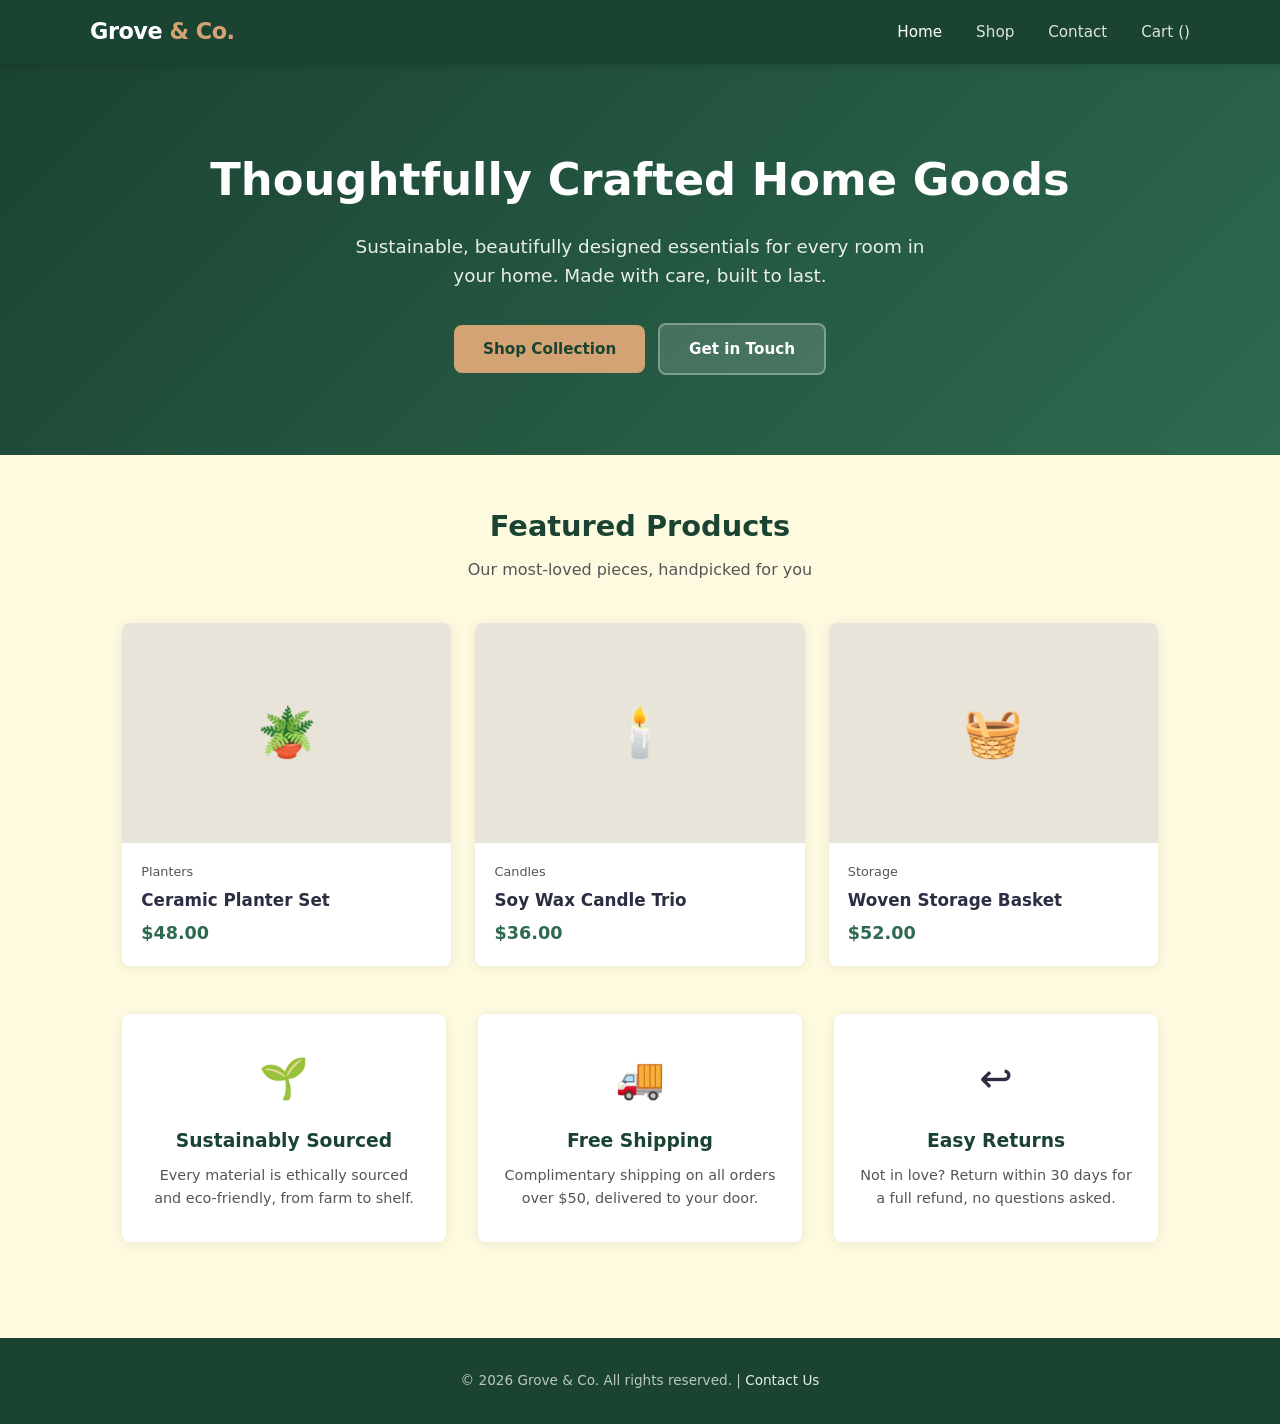
<file: index.html>
<!DOCTYPE html>
<html lang="en">
<head>
  <meta charset="UTF-8">
  <meta name="viewport" content="width=device-width, initial-scale=1.0">
  <title>Grove &amp; Co. — Modern Home Goods</title>
  <link rel="stylesheet" href="css/style.css">
  <!-- Meta Pixel Code -->
<script>
!function(f,b,e,v,n,t,s)
{if(f.fbq)return;n=f.fbq=function(){n.callMethod?
n.callMethod.apply(n,arguments):n.queue.push(arguments)};
if(!f._fbq)f._fbq=n;n.push=n;n.loaded=!0;n.version='2.0';
n.queue=[];t=b.createElement(e);t.async=!0;
t.src=v;s=b.getElementsByTagName(e)[0];
s.parentNode.insertBefore(t,s)}(window, document,'script',
'https://connect.facebook.net/en_US/fbevents.js');
fbq('init', '915241218182117');
fbq('track', 'PageView');
</script>
<noscript><img height="1" width="1" style="display:none"
src="https://www.facebook.com/tr?id=915241218182117&ev=PageView&noscript=1"
/></noscript>
<!-- End Meta Pixel Code -->
    <!-- Meta Pixel Code -->
<script>
!function(f,b,e,v,n,t,s)
{if(f.fbq)return;n=f.fbq=function(){n.callMethod?
n.callMethod.apply(n,arguments):n.queue.push(arguments)};
if(!f._fbq)f._fbq=n;n.push=n;n.loaded=!0;n.version='2.0';
n.queue=[];t=b.createElement(e);t.async=!0;
t.src=v;s=b.getElementsByTagName(e)[0];
s.parentNode.insertBefore(t,s)}(window, document,'script',
'https://connect.facebook.net/en_US/fbevents.js');
fbq('init', '874170055681747');
fbq('track', 'PageView');
</script>
<noscript><img height="1" width="1" style="display:none"
src="https://www.facebook.com/tr?id=874170055681747&ev=PageView&noscript=1"
/></noscript>
<!-- End Meta Pixel Code -->
  </head>
<body>

  <!-- Header -->
  <header>
    <div class="nav-inner">
      <a href="index.html" class="logo">Grove <span>&amp; Co.</span></a>
      <nav>
        <a href="index.html" class="active">Home</a>
        <a href="products.html">Shop</a>
        <a href="contact.html">Contact</a>
        <a href="cart.html">Cart (<span id="cart-badge" style="display:none">0</span>)</a>
      </nav>
    </div>
  </header>

  <!-- Hero — triggers PageView -->
  <section class="hero">
    <h1>Thoughtfully Crafted Home Goods</h1>
    <p>Sustainable, beautifully designed essentials for every room in your home. Made with care, built to last.</p>
    <a href="products.html" class="btn btn-primary" style="margin-right:0.5rem;">Shop Collection</a>
    <a href="contact.html" class="btn btn-secondary">Get in Touch</a>
  </section>

  <!-- Featured Products -->
  <div class="container">
    <h2 class="section-title">Featured Products</h2>
    <p class="section-subtitle">Our most-loved pieces, handpicked for you</p>

    <div class="product-grid">
      <a href="product.html?id=1" class="product-card" style="text-decoration:none;color:inherit;">
        <div class="product-img">🪴</div>
        <div class="product-info">
          <p class="category">Planters</p>
          <h3>Ceramic Planter Set</h3>
          <p class="price">$48.00</p>
        </div>
      </a>

      <a href="product.html?id=2" class="product-card" style="text-decoration:none;color:inherit;">
        <div class="product-img">🕯️</div>
        <div class="product-info">
          <p class="category">Candles</p>
          <h3>Soy Wax Candle Trio</h3>
          <p class="price">$36.00</p>
        </div>
      </a>

      <a href="product.html?id=3" class="product-card" style="text-decoration:none;color:inherit;">
        <div class="product-img">🧺</div>
        <div class="product-info">
          <p class="category">Storage</p>
          <h3>Woven Storage Basket</h3>
          <p class="price">$52.00</p>
        </div>
      </a>
    </div>

    <!-- Features / Trust -->
    <div class="features" style="margin-top:3rem;">
      <div class="feature-card">
        <div class="icon">🌱</div>
        <h3>Sustainably Sourced</h3>
        <p>Every material is ethically sourced and eco-friendly, from farm to shelf.</p>
      </div>
      <div class="feature-card">
        <div class="icon">🚚</div>
        <h3>Free Shipping</h3>
        <p>Complimentary shipping on all orders over $50, delivered to your door.</p>
      </div>
      <div class="feature-card">
        <div class="icon">↩️</div>
        <h3>Easy Returns</h3>
        <p>Not in love? Return within 30 days for a full refund, no questions asked.</p>
      </div>
    </div>
  </div>

  <!-- Footer -->
  <footer>
    <p>&copy; 2026 Grove &amp; Co. All rights reserved. | <a href="contact.html">Contact Us</a></p>
  </footer>

  <script src="js/main.js"></script>
</body>
</html>
</file>
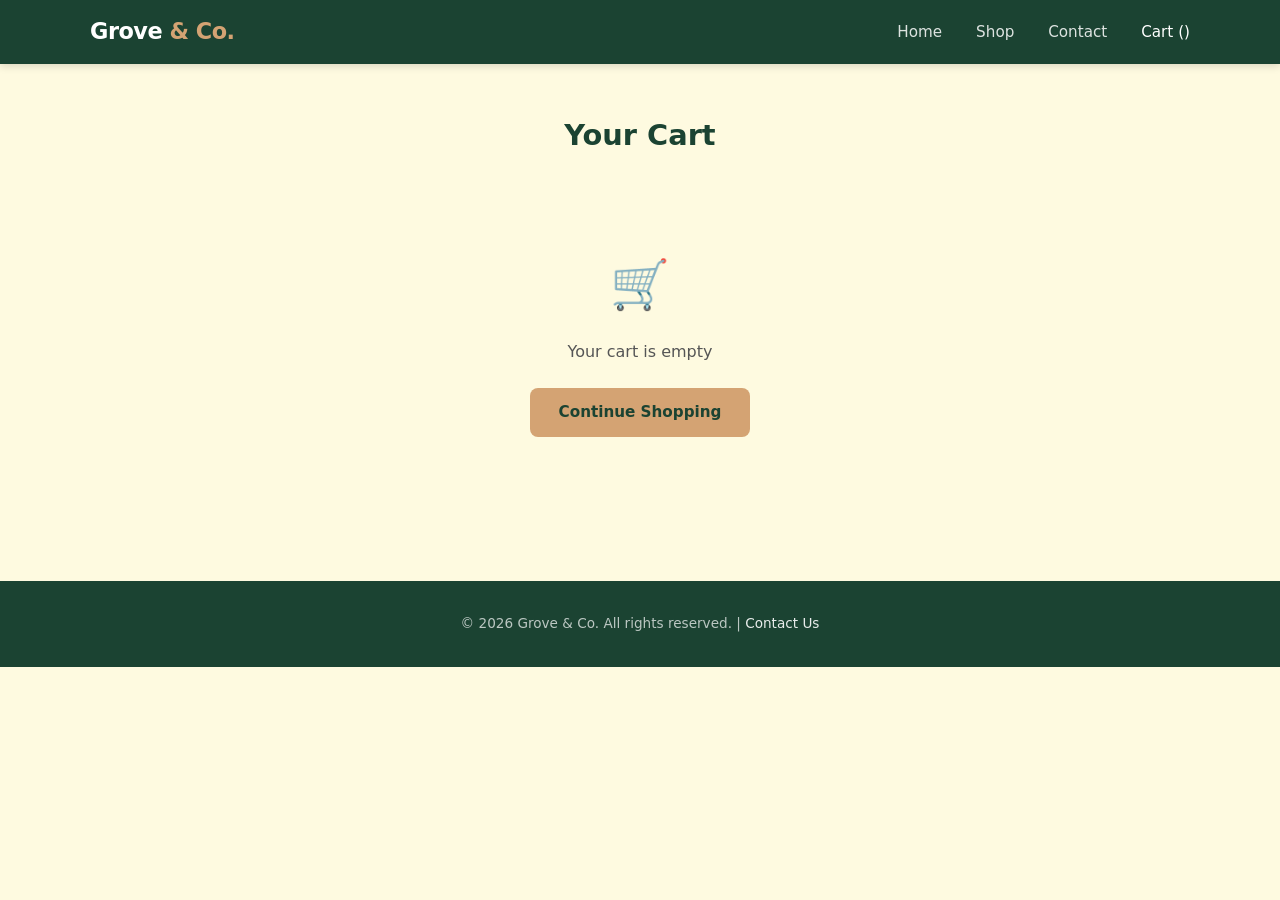
<file: cart.html>
<!DOCTYPE html>
<html lang="en">
<head>
  <meta charset="UTF-8">
  <meta name="viewport" content="width=device-width, initial-scale=1.0">
  <title>Cart — Grove &amp; Co.</title>
  <link rel="stylesheet" href="css/style.css">
  <!-- Meta Pixel Code -->
<script>
!function(f,b,e,v,n,t,s)
{if(f.fbq)return;n=f.fbq=function(){n.callMethod?
n.callMethod.apply(n,arguments):n.queue.push(arguments)};
if(!f._fbq)f._fbq=n;n.push=n;n.loaded=!0;n.version='2.0';
n.queue=[];t=b.createElement(e);t.async=!0;
t.src=v;s=b.getElementsByTagName(e)[0];
s.parentNode.insertBefore(t,s)}(window, document,'script',
'https://connect.facebook.net/en_US/fbevents.js');
fbq('init', '874170055681747');
fbq('track', 'PageView');
</script>
<noscript><img height="1" width="1" style="display:none"
src="https://www.facebook.com/tr?id=874170055681747&ev=PageView&noscript=1"
/></noscript>
<!-- End Meta Pixel Code -->
  </head>
<body>

  <header>
    <div class="nav-inner">
      <a href="index.html" class="logo">Grove <span>&amp; Co.</span></a>
      <nav>
        <a href="index.html">Home</a>
        <a href="products.html">Shop</a>
        <a href="contact.html">Contact</a>
        <a href="cart.html" class="active">Cart (<span id="cart-badge" style="display:none">0</span>)</a>
      </nav>
    </div>
  </header>

  <div class="container">
    <h2 class="section-title">Your Cart</h2>
    <p class="section-subtitle" id="cart-status"></p>

    <div id="cart-content">
      <table class="cart-table" id="cart-table">
        <thead>
          <tr>
            <th></th>
            <th>Product</th>
            <th>Price</th>
            <th>Qty</th>
            <th>Subtotal</th>
            <th></th>
          </tr>
        </thead>
        <tbody id="cart-body"></tbody>
      </table>

      <div class="cart-summary" id="cart-summary">
        <div class="line"><span>Subtotal</span><span id="subtotal"></span></div>
        <div class="line"><span>Shipping</span><span id="shipping">Free</span></div>
        <div class="line total"><span>Total</span><span id="total"></span></div>
        <a href="checkout.html" class="btn btn-checkout" style="display:block;text-align:center;text-decoration:none;">Proceed to Checkout</a>
      </div>
    </div>

    <div id="cart-empty" style="display:none;text-align:center;padding:3rem 0;">
      <p style="font-size:3rem;margin-bottom:1rem;">🛒</p>
      <p style="color:var(--text-light);margin-bottom:1.5rem;">Your cart is empty</p>
      <a href="products.html" class="btn btn-primary">Continue Shopping</a>
    </div>
  </div>

  <footer>
    <p>&copy; 2026 Grove &amp; Co. All rights reserved. | <a href="contact.html">Contact Us</a></p>
  </footer>

  <script src="js/main.js"></script>
  <script>
    function renderCart() {
      const items = Cart.get();
      const body = document.getElementById('cart-body');
      body.innerHTML = '';

      if (items.length === 0) {
        document.getElementById('cart-content').style.display = 'none';
        document.getElementById('cart-empty').style.display = 'block';
        document.getElementById('cart-status').textContent = '';
        return;
      }

      document.getElementById('cart-status').textContent = `${Cart.count()} item${Cart.count() > 1 ? 's' : ''} in your cart`;

      items.forEach(item => {
        const tr = document.createElement('tr');
        tr.innerHTML = `
          <td style="font-size:1.8rem;">${item.emoji || '📦'}</td>
          <td><strong>${item.name}</strong></td>
          <td>$${item.price.toFixed(2)}</td>
          <td>${item.qty}</td>
          <td>$${(item.price * item.qty).toFixed(2)}</td>
          <td><button onclick="removeItem(${item.id})" style="background:none;border:none;color:#c00;cursor:pointer;font-size:1.1rem;">✕</button></td>
        `;
        body.appendChild(tr);
      });

      const total = Cart.total();
      document.getElementById('subtotal').textContent = `$${total.toFixed(2)}`;
      document.getElementById('shipping').textContent = total >= 50 ? 'Free' : '$5.00';
      const finalTotal = total >= 50 ? total : total + 5;
      document.getElementById('total').textContent = `$${finalTotal.toFixed(2)}`;
    }

    function removeItem(id) {
      Cart.remove(id);
      renderCart();
    }

    renderCart();
  </script>
</body>
</html>
</file>
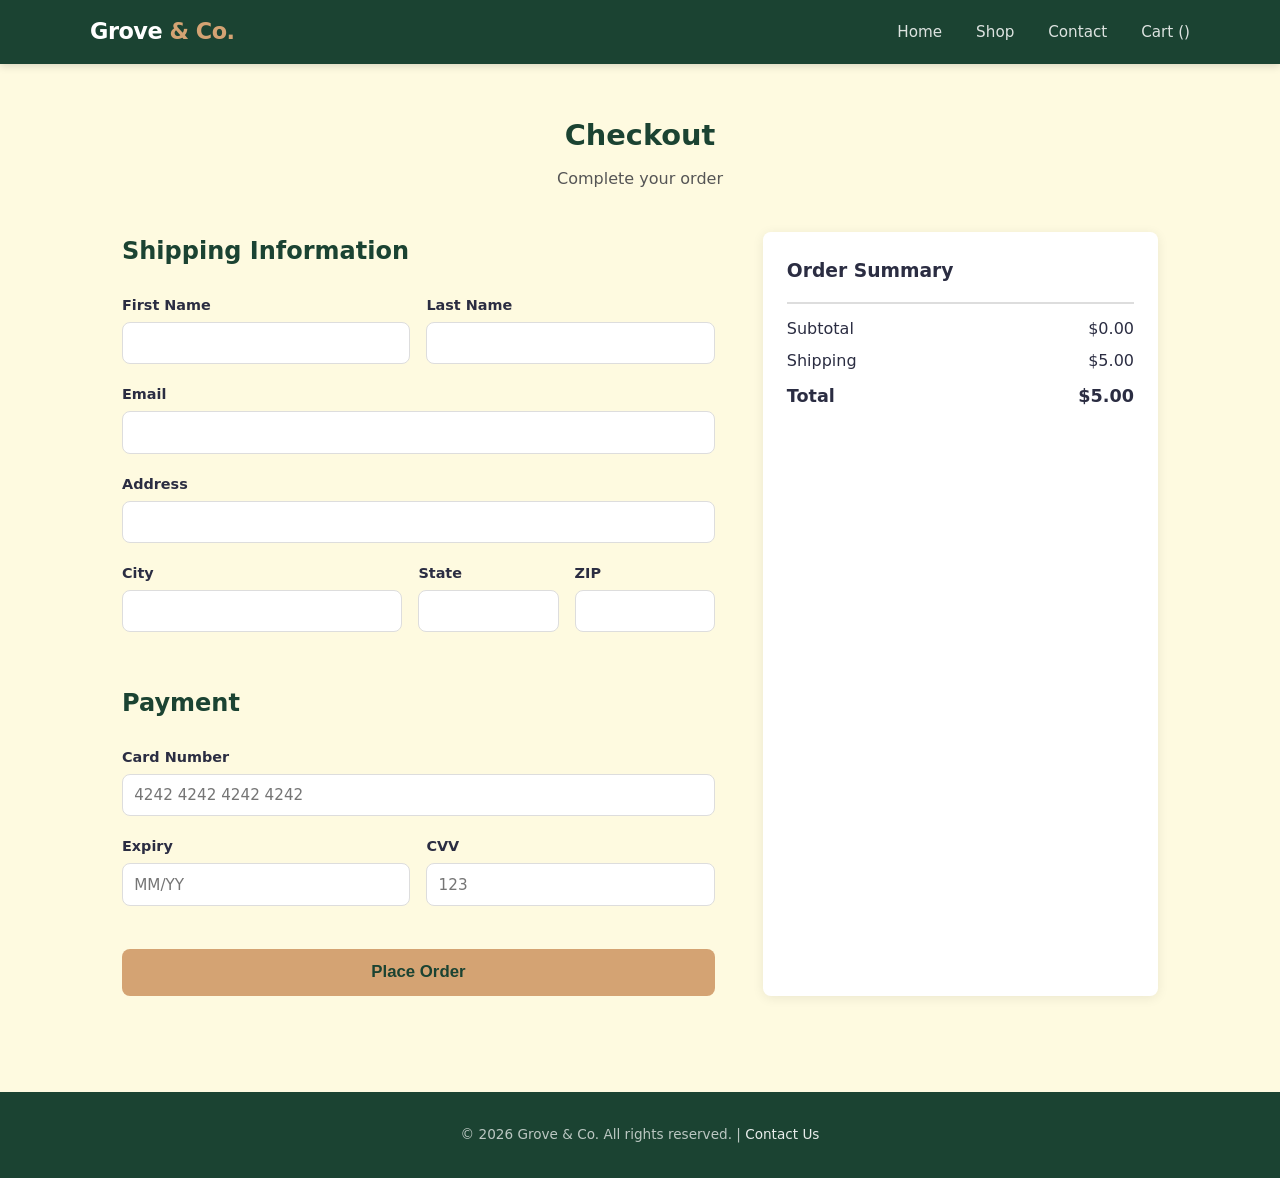
<file: checkout.html>
<!DOCTYPE html>
<html lang="en">
<head>
  <meta charset="UTF-8">
  <meta name="viewport" content="width=device-width, initial-scale=1.0">
  <title>Checkout — Grove &amp; Co.</title>
  <link rel="stylesheet" href="css/style.css">
  <!-- Meta Pixel Code -->
<script>
!function(f,b,e,v,n,t,s)
{if(f.fbq)return;n=f.fbq=function(){n.callMethod?
n.callMethod.apply(n,arguments):n.queue.push(arguments)};
if(!f._fbq)f._fbq=n;n.push=n;n.loaded=!0;n.version='2.0';
n.queue=[];t=b.createElement(e);t.async=!0;
t.src=v;s=b.getElementsByTagName(e)[0];
s.parentNode.insertBefore(t,s)}(window, document,'script',
'https://connect.facebook.net/en_US/fbevents.js');
fbq('init', '874170055681747');
fbq('track', 'PageView');
</script>
<noscript><img height="1" width="1" style="display:none"
src="https://www.facebook.com/tr?id=874170055681747&ev=PageView&noscript=1"
/></noscript>
<!-- End Meta Pixel Code -->
  </head>
<body>

  <header>
    <div class="nav-inner">
      <a href="index.html" class="logo">Grove <span>&amp; Co.</span></a>
      <nav>
        <a href="index.html">Home</a>
        <a href="products.html">Shop</a>
        <a href="contact.html">Contact</a>
        <a href="cart.html">Cart (<span id="cart-badge" style="display:none">0</span>)</a>
      </nav>
    </div>
  </header>

  <div class="container">
    <h2 class="section-title">Checkout</h2>
    <p class="section-subtitle">Complete your order</p>

    <div class="checkout-grid">
      <div class="checkout-form">
        <h2>Shipping Information</h2>
        <form id="checkout-form" onsubmit="handleCheckout(event)">
          <div style="display:grid;grid-template-columns:1fr 1fr;gap:1rem;">
            <div class="form-group">
              <label for="first-name">First Name</label>
              <input type="text" id="first-name" required>
            </div>
            <div class="form-group">
              <label for="last-name">Last Name</label>
              <input type="text" id="last-name" required>
            </div>
          </div>
          <div class="form-group">
            <label for="email">Email</label>
            <input type="email" id="email" required>
          </div>
          <div class="form-group">
            <label for="address">Address</label>
            <input type="text" id="address" required>
          </div>
          <div style="display:grid;grid-template-columns:2fr 1fr 1fr;gap:1rem;">
            <div class="form-group">
              <label for="city">City</label>
              <input type="text" id="city" required>
            </div>
            <div class="form-group">
              <label for="state">State</label>
              <input type="text" id="state" required>
            </div>
            <div class="form-group">
              <label for="zip">ZIP</label>
              <input type="text" id="zip" required>
            </div>
          </div>

          <h2 style="margin-top:2rem;">Payment</h2>
          <div class="form-group">
            <label for="card">Card Number</label>
            <input type="text" id="card" placeholder="4242 4242 4242 4242" required>
          </div>
          <div style="display:grid;grid-template-columns:1fr 1fr;gap:1rem;">
            <div class="form-group">
              <label for="expiry">Expiry</label>
              <input type="text" id="expiry" placeholder="MM/YY" required>
            </div>
            <div class="form-group">
              <label for="cvv">CVV</label>
              <input type="text" id="cvv" placeholder="123" required>
            </div>
          </div>

          <button type="submit" class="btn btn-checkout" style="margin-top:1.5rem;">Place Order</button>
        </form>
      </div>

      <div class="order-summary">
        <h3>Order Summary</h3>
        <div id="order-items"></div>
        <div style="margin-top:1rem;border-top:2px solid var(--border);padding-top:0.8rem;">
          <div class="line" style="display:flex;justify-content:space-between;margin-bottom:0.4rem;">
            <span>Subtotal</span><span id="order-subtotal"></span>
          </div>
          <div class="line" style="display:flex;justify-content:space-between;margin-bottom:0.4rem;">
            <span>Shipping</span><span id="order-shipping"></span>
          </div>
          <div class="line" style="display:flex;justify-content:space-between;font-weight:700;font-size:1.1rem;margin-top:0.5rem;">
            <span>Total</span><span id="order-total"></span>
          </div>
        </div>
      </div>
    </div>
  </div>

  <footer>
    <p>&copy; 2026 Grove &amp; Co. All rights reserved. | <a href="contact.html">Contact Us</a></p>
  </footer>

  <script src="js/main.js"></script>
  <script>
    /* Render order summary */
    function renderSummary() {
      const items = Cart.get();
      const container = document.getElementById('order-items');
      container.innerHTML = '';

      items.forEach(item => {
        const div = document.createElement('div');
        div.className = 'order-item';
        div.innerHTML = `<span>${item.emoji || ''} ${item.name} × ${item.qty}</span><span>$${(item.price * item.qty).toFixed(2)}</span>`;
        container.appendChild(div);
      });

      const total = Cart.total();
      const shipping = total >= 50 ? 0 : 5;
      document.getElementById('order-subtotal').textContent = `$${total.toFixed(2)}`;
      document.getElementById('order-shipping').textContent = shipping === 0 ? 'Free' : `$${shipping.toFixed(2)}`;
      document.getElementById('order-total').textContent = `$${(total + shipping).toFixed(2)}`;
    }

    /* Handle checkout — would trigger Purchase event */
    function handleCheckout(e) {
      e.preventDefault();

      const total = Cart.total();
      const shipping = total >= 50 ? 0 : 5;
      const orderTotal = total + shipping;

      /* Store order info for thank-you page */
      const orderData = {
        items: Cart.get(),
        subtotal: total,
        shipping: shipping,
        total: orderTotal,
        orderId: 'GRV-' + Math.random().toString(36).substr(2, 8).toUpperCase(),
        email: document.getElementById('email').value
      };
      sessionStorage.setItem('grove_order', JSON.stringify(orderData));

      Cart.clear();
      window.location.href = 'thankyou.html';
    }

    renderSummary();
  </script>
</body>
</html>
</file>
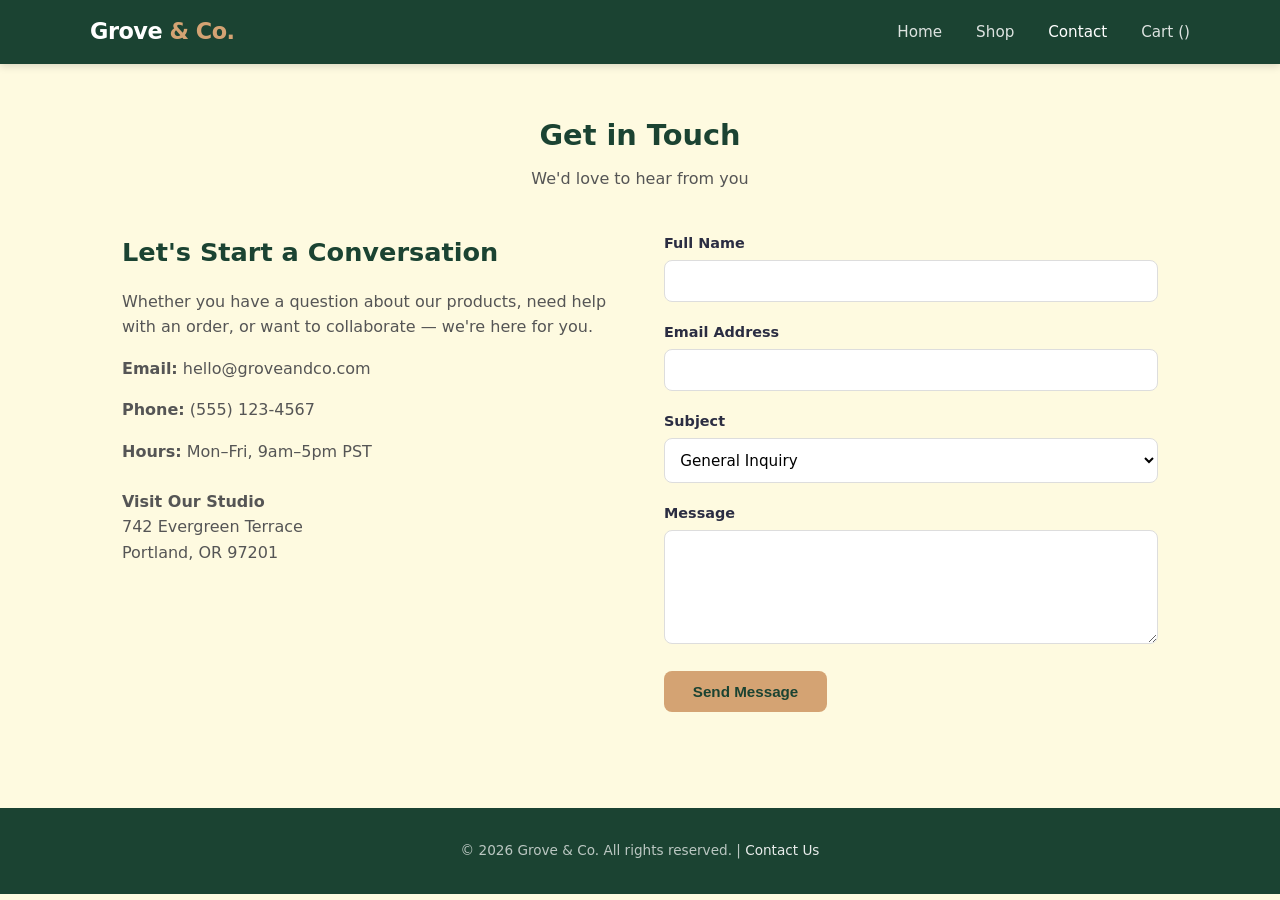
<file: contact.html>
<!DOCTYPE html>
<html lang="en">
<head>
  <meta charset="UTF-8">
  <meta name="viewport" content="width=device-width, initial-scale=1.0">
  <title>Contact — Grove &amp; Co.</title>
  <link rel="stylesheet" href="css/style.css">
  <!-- Meta Pixel Code -->
<script>
!function(f,b,e,v,n,t,s)
{if(f.fbq)return;n=f.fbq=function(){n.callMethod?
n.callMethod.apply(n,arguments):n.queue.push(arguments)};
if(!f._fbq)f._fbq=n;n.push=n;n.loaded=!0;n.version='2.0';
n.queue=[];t=b.createElement(e);t.async=!0;
t.src=v;s=b.getElementsByTagName(e)[0];
s.parentNode.insertBefore(t,s)}(window, document,'script',
'https://connect.facebook.net/en_US/fbevents.js');
fbq('init', '874170055681747');
fbq('track', 'PageView');
</script>
<noscript><img height="1" width="1" style="display:none"
src="https://www.facebook.com/tr?id=874170055681747&ev=PageView&noscript=1"
/></noscript>
<!-- End Meta Pixel Code -->
  </head>
<body>

  <header>
    <div class="nav-inner">
      <a href="index.html" class="logo">Grove <span>&amp; Co.</span></a>
      <nav>
        <a href="index.html">Home</a>
        <a href="products.html">Shop</a>
        <a href="contact.html" class="active">Contact</a>
        <a href="cart.html">Cart (<span id="cart-badge" style="display:none">0</span>)</a>
      </nav>
    </div>
  </header>

  <div class="container">
    <h2 class="section-title">Get in Touch</h2>
    <p class="section-subtitle">We'd love to hear from you</p>

    <div class="form-section">
      <div class="info">
        <h2>Let's Start a Conversation</h2>
        <p>Whether you have a question about our products, need help with an order, or want to collaborate — we're here for you.</p>
        <p><strong>Email:</strong> hello@groveandco.com</p>
        <p><strong>Phone:</strong> (555) 123-4567</p>
        <p><strong>Hours:</strong> Mon–Fri, 9am–5pm PST</p>
        <p style="margin-top:1.5rem;"><strong>Visit Our Studio</strong><br>
        742 Evergreen Terrace<br>
        Portland, OR 97201</p>
      </div>

      <!-- Contact Form — triggers Lead event on submit -->
      <form id="contact-form" onsubmit="handleContact(event)">
        <div class="form-group">
          <label for="name">Full Name</label>
          <input type="text" id="name" required>
        </div>
        <div class="form-group">
          <label for="email">Email Address</label>
          <input type="email" id="email" required>
        </div>
        <div class="form-group">
          <label for="subject">Subject</label>
          <select id="subject">
            <option>General Inquiry</option>
            <option>Order Support</option>
            <option>Wholesale / Partnership</option>
            <option>Press</option>
          </select>
        </div>
        <div class="form-group">
          <label for="message">Message</label>
          <textarea id="message" rows="5" required></textarea>
        </div>
        <button type="submit" class="btn btn-primary">Send Message</button>
      </form>
    </div>
  </div>

  <!-- Success message (hidden by default) -->
  <div id="contact-success" class="container" style="display:none;">
    <div class="thankyou">
      <div class="checkmark">📬</div>
      <h1>Message Sent!</h1>
      <p>Thanks for reaching out. We'll get back to you within 24 hours.</p>
      <a href="index.html" class="btn btn-primary" style="margin-top:1rem;">Back to Home</a>
    </div>
  </div>

  <footer>
    <p>&copy; 2026 Grove &amp; Co. All rights reserved. | <a href="contact.html">Contact Us</a></p>
  </footer>

  <script src="js/main.js"></script>
  <script>
    function handleContact(e) {
      e.preventDefault();
      /* Hide form, show success */
      document.querySelector('.form-section').parentElement.style.display = 'none';
      document.getElementById('contact-success').style.display = 'block';
    }
  </script>
</body>
</html>
</file>
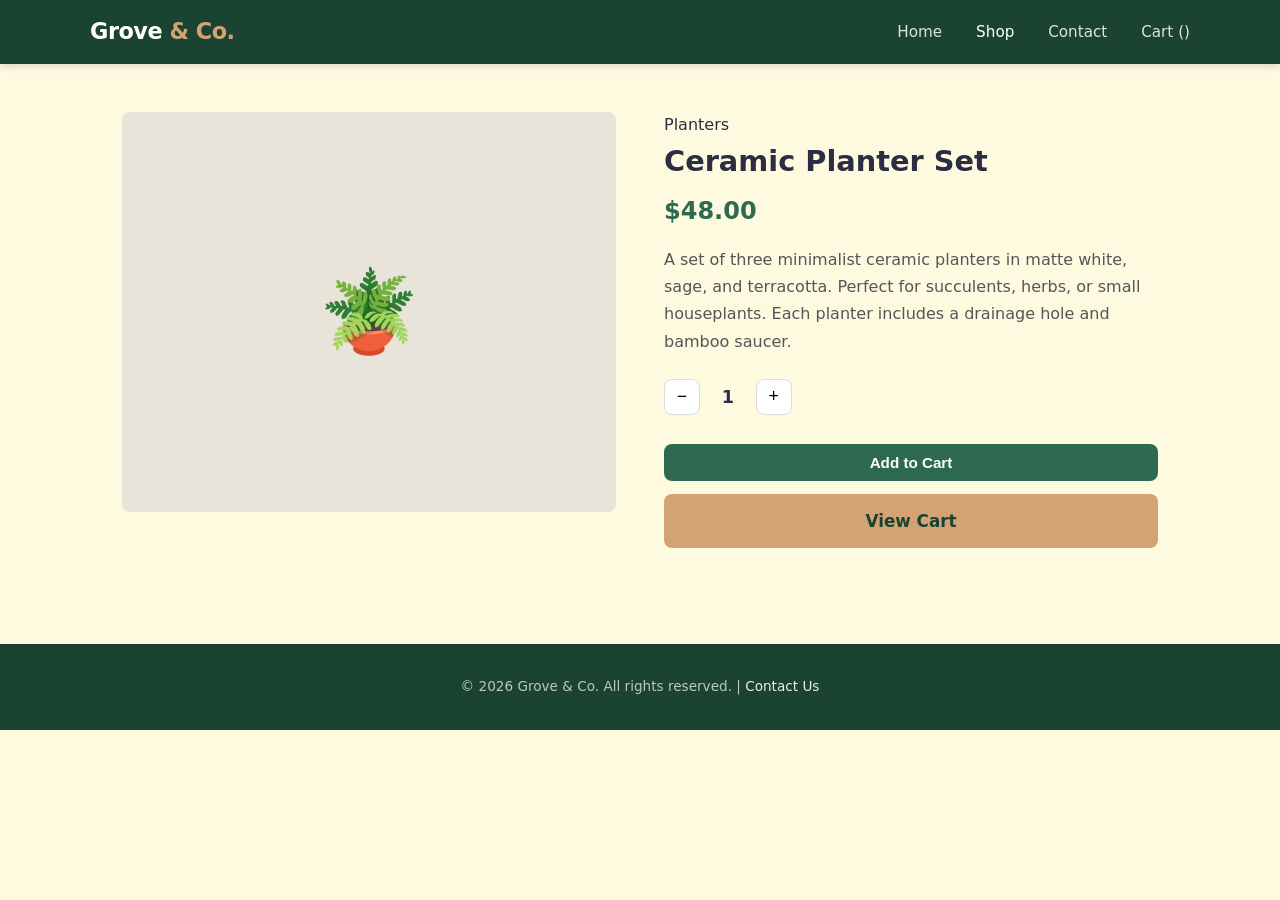
<file: product.html>
<!DOCTYPE html>
<html lang="en">
<head>
  <meta charset="UTF-8">
  <meta name="viewport" content="width=device-width, initial-scale=1.0">
  <title>Product — Grove &amp; Co.</title>
  <link rel="stylesheet" href="css/style.css">
  <!-- Meta Pixel Code -->
<script>
!function(f,b,e,v,n,t,s)
{if(f.fbq)return;n=f.fbq=function(){n.callMethod?
n.callMethod.apply(n,arguments):n.queue.push(arguments)};
if(!f._fbq)f._fbq=n;n.push=n;n.loaded=!0;n.version='2.0';
n.queue=[];t=b.createElement(e);t.async=!0;
t.src=v;s=b.getElementsByTagName(e)[0];
s.parentNode.insertBefore(t,s)}(window, document,'script',
'https://connect.facebook.net/en_US/fbevents.js');
fbq('init', '874170055681747');
fbq('track', 'PageView');
</script>
<noscript><img height="1" width="1" style="display:none"
src="https://www.facebook.com/tr?id=874170055681747&ev=PageView&noscript=1"
/></noscript>
<!-- End Meta Pixel Code -->
  </head>
<body>

  <header>
    <div class="nav-inner">
      <a href="index.html" class="logo">Grove <span>&amp; Co.</span></a>
      <nav>
        <a href="index.html">Home</a>
        <a href="products.html" class="active">Shop</a>
        <a href="contact.html">Contact</a>
        <a href="cart.html">Cart (<span id="cart-badge" style="display:none">0</span>)</a>
      </nav>
    </div>
  </header>

  <div class="container">
    <div class="product-detail">
      <div class="product-detail-img" id="product-emoji"></div>
      <div class="product-detail-info">
        <p class="category" id="product-category"></p>
        <h1 id="product-name"></h1>
        <p class="price" id="product-price"></p>
        <p class="description" id="product-description"></p>
        <div class="quantity-selector">
          <button onclick="changeQty(-1)">−</button>
          <span id="qty">1</span>
          <button onclick="changeQty(1)">+</button>
        </div>
        <button class="btn btn-cart" onclick="addToCart()">Add to Cart</button>
        <a href="cart.html" class="btn btn-checkout" style="display:block;text-align:center;margin-top:0.8rem;text-decoration:none;">View Cart</a>
      </div>
    </div>
  </div>

  <footer>
    <p>&copy; 2026 Grove &amp; Co. All rights reserved. | <a href="contact.html">Contact Us</a></p>
  </footer>

  <script src="js/main.js"></script>
  <script>
    /* Product catalog */
    const products = {
      1: { id: 1, name: 'Ceramic Planter Set', price: 48, category: 'Planters', emoji: '🪴',
           description: 'A set of three minimalist ceramic planters in matte white, sage, and terracotta. Perfect for succulents, herbs, or small houseplants. Each planter includes a drainage hole and bamboo saucer.' },
      2: { id: 2, name: 'Soy Wax Candle Trio', price: 36, category: 'Candles', emoji: '🕯️',
           description: 'Hand-poured soy wax candles in three signature scents: Cedarwood & Vanilla, Fresh Linen, and Wild Fig. Each candle burns for approximately 45 hours. Made with lead-free cotton wicks.' },
      3: { id: 3, name: 'Woven Storage Basket', price: 52, category: 'Storage', emoji: '🧺',
           description: 'Handwoven from natural seagrass with reinforced cotton handles. Ideal for blankets, toys, or laundry. Measures 16" diameter × 14" tall. Each basket is unique due to the handmade process.' },
      4: { id: 4, name: 'Stoneware Dinner Set', price: 89, category: 'Kitchen', emoji: '🍽️',
           description: 'A 12-piece stoneware dinner set in a warm speckled glaze. Includes 4 dinner plates, 4 side plates, and 4 bowls. Microwave and dishwasher safe. Designed for everyday elegance.' },
      5: { id: 5, name: 'Linen Throw Blanket', price: 64, category: 'Textiles', emoji: '🛋️',
           description: 'Stonewashed pure linen throw in a soft oatmeal tone. Lightweight yet warm, with a beautifully textured drape. Measures 50" × 70". Pre-washed for a lived-in softness from day one.' },
      6: { id: 6, name: 'Round Wall Mirror', price: 75, category: 'Decor', emoji: '🪞',
           description: 'A 24" round mirror with a slim brass-finished metal frame. Adds light and depth to any room. Includes wall-mounting hardware. Works beautifully in entryways, bathrooms, or living spaces.' }
    };

    /* Parse product ID from URL */
    const params = new URLSearchParams(window.location.search);
    const productId = parseInt(params.get('id')) || 1;
    const product = products[productId] || products[1];

    /* Render product */
    document.getElementById('product-emoji').textContent = product.emoji;
    document.getElementById('product-category').textContent = product.category;
    document.getElementById('product-name').textContent = product.name;
    document.getElementById('product-price').textContent = `$${product.price.toFixed(2)}`;
    document.getElementById('product-description').textContent = product.description;
    document.title = `${product.name} — Grove & Co.`;

    /* Quantity */
    let qty = 1;
    function changeQty(delta) {
      qty = Math.max(1, qty + delta);
      document.getElementById('qty').textContent = qty;
    }

    /* Add to Cart — would trigger AddToCart event */
    function addToCart() {
      Cart.add({ id: product.id, name: product.name, price: product.price, emoji: product.emoji });
    }
  </script>
</body>
</html>
</file>
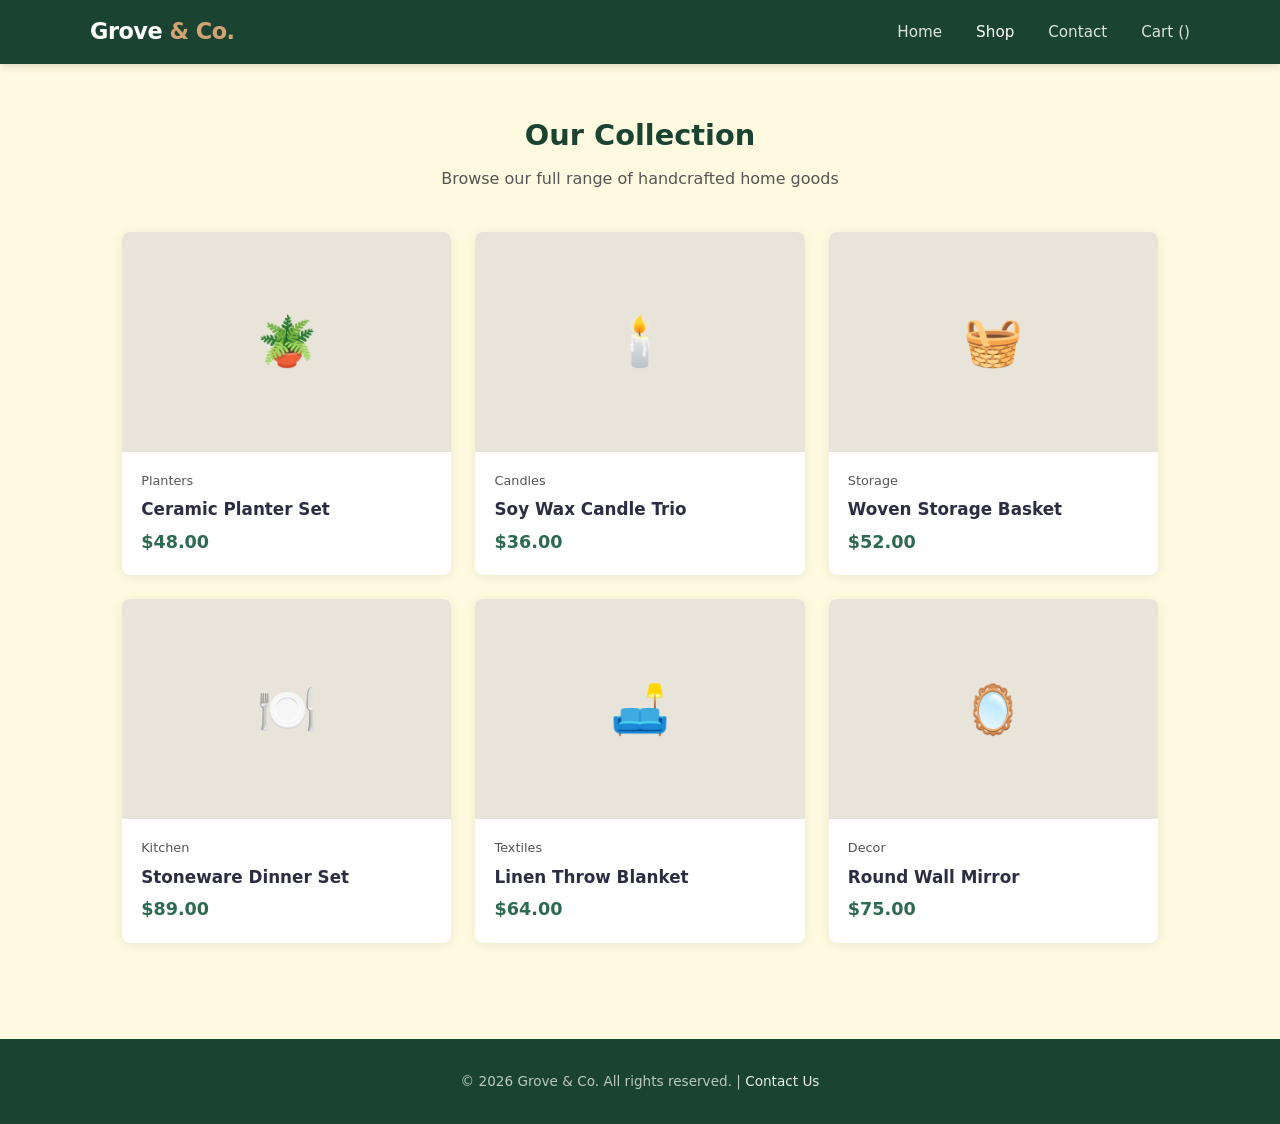
<file: products.html>
<!DOCTYPE html>
<html lang="en">
<head>
  <meta charset="UTF-8">
  <meta name="viewport" content="width=device-width, initial-scale=1.0">
  <title>Shop — Grove &amp; Co.</title>
  <link rel="stylesheet" href="css/style.css">
  <!-- Meta Pixel Code -->
<script>
!function(f,b,e,v,n,t,s)
{if(f.fbq)return;n=f.fbq=function(){n.callMethod?
n.callMethod.apply(n,arguments):n.queue.push(arguments)};
if(!f._fbq)f._fbq=n;n.push=n;n.loaded=!0;n.version='2.0';
n.queue=[];t=b.createElement(e);t.async=!0;
t.src=v;s=b.getElementsByTagName(e)[0];
s.parentNode.insertBefore(t,s)}(window, document,'script',
'https://connect.facebook.net/en_US/fbevents.js');
fbq('init', '874170055681747');
fbq('track', 'PageView');
</script>
<noscript><img height="1" width="1" style="display:none"
src="https://www.facebook.com/tr?id=874170055681747&ev=PageView&noscript=1"
/></noscript>
<!-- End Meta Pixel Code -->
  </head>
<body>

  <header>
    <div class="nav-inner">
      <a href="index.html" class="logo">Grove <span>&amp; Co.</span></a>
      <nav>
        <a href="index.html">Home</a>
        <a href="products.html" class="active">Shop</a>
        <a href="contact.html">Contact</a>
        <a href="cart.html">Cart (<span id="cart-badge" style="display:none">0</span>)</a>
      </nav>
    </div>
  </header>

  <div class="container">
    <h2 class="section-title">Our Collection</h2>
    <p class="section-subtitle">Browse our full range of handcrafted home goods</p>

    <div class="product-grid">

      <a href="product.html?id=1" class="product-card" style="text-decoration:none;color:inherit;">
        <div class="product-img">🪴</div>
        <div class="product-info">
          <p class="category">Planters</p>
          <h3>Ceramic Planter Set</h3>
          <p class="price">$48.00</p>
        </div>
      </a>

      <a href="product.html?id=2" class="product-card" style="text-decoration:none;color:inherit;">
        <div class="product-img">🕯️</div>
        <div class="product-info">
          <p class="category">Candles</p>
          <h3>Soy Wax Candle Trio</h3>
          <p class="price">$36.00</p>
        </div>
      </a>

      <a href="product.html?id=3" class="product-card" style="text-decoration:none;color:inherit;">
        <div class="product-img">🧺</div>
        <div class="product-info">
          <p class="category">Storage</p>
          <h3>Woven Storage Basket</h3>
          <p class="price">$52.00</p>
        </div>
      </a>

      <a href="product.html?id=4" class="product-card" style="text-decoration:none;color:inherit;">
        <div class="product-img">🍽️</div>
        <div class="product-info">
          <p class="category">Kitchen</p>
          <h3>Stoneware Dinner Set</h3>
          <p class="price">$89.00</p>
        </div>
      </a>

      <a href="product.html?id=5" class="product-card" style="text-decoration:none;color:inherit;">
        <div class="product-img">🛋️</div>
        <div class="product-info">
          <p class="category">Textiles</p>
          <h3>Linen Throw Blanket</h3>
          <p class="price">$64.00</p>
        </div>
      </a>

      <a href="product.html?id=6" class="product-card" style="text-decoration:none;color:inherit;">
        <div class="product-img">🪞</div>
        <div class="product-info">
          <p class="category">Decor</p>
          <h3>Round Wall Mirror</h3>
          <p class="price">$75.00</p>
        </div>
      </a>

    </div>
  </div>

  <footer>
    <p>&copy; 2026 Grove &amp; Co. All rights reserved. | <a href="contact.html">Contact Us</a></p>
  </footer>

  <script src="js/main.js"></script>
</body>
</html>
</file>
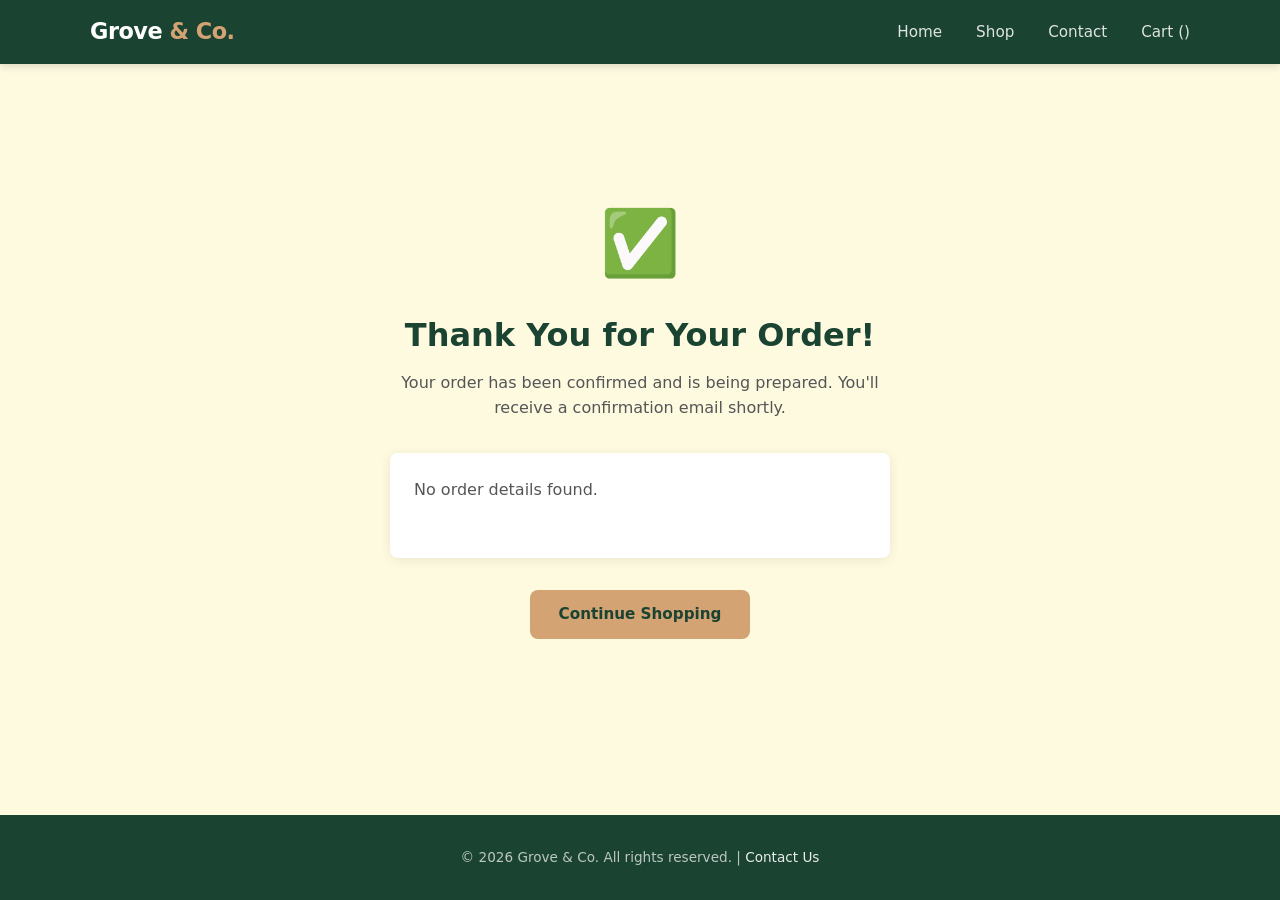
<file: thankyou.html>
<!DOCTYPE html>
<html lang="en">
<head>
  <meta charset="UTF-8">
  <meta name="viewport" content="width=device-width, initial-scale=1.0">
  <title>Order Confirmed — Grove &amp; Co.</title>
  <link rel="stylesheet" href="css/style.css">
  <!-- Meta Pixel Code -->
<script>
!function(f,b,e,v,n,t,s)
{if(f.fbq)return;n=f.fbq=function(){n.callMethod?
n.callMethod.apply(n,arguments):n.queue.push(arguments)};
if(!f._fbq)f._fbq=n;n.push=n;n.loaded=!0;n.version='2.0';
n.queue=[];t=b.createElement(e);t.async=!0;
t.src=v;s=b.getElementsByTagName(e)[0];
s.parentNode.insertBefore(t,s)}(window, document,'script',
'https://connect.facebook.net/en_US/fbevents.js');
fbq('init', '874170055681747');
fbq('track', 'PageView');
</script>
<noscript><img height="1" width="1" style="display:none"
src="https://www.facebook.com/tr?id=874170055681747&ev=PageView&noscript=1"
/></noscript>
<!-- End Meta Pixel Code -->
  </head>
<body>

  <header>
    <div class="nav-inner">
      <a href="index.html" class="logo">Grove <span>&amp; Co.</span></a>
      <nav>
        <a href="index.html">Home</a>
        <a href="products.html">Shop</a>
        <a href="contact.html">Contact</a>
        <a href="cart.html">Cart (<span id="cart-badge" style="display:none">0</span>)</a>
      </nav>
    </div>
  </header>

  <!-- Thank You — triggers Purchase event -->
  <div class="container">
    <div class="thankyou">
      <div class="checkmark">✅</div>
      <h1>Thank You for Your Order!</h1>
      <p>Your order has been confirmed and is being prepared. You'll receive a confirmation email shortly.</p>

      <div class="order-details" id="order-details">
        <div class="line"><span>Order ID</span><span id="detail-order-id"></span></div>
        <div class="line"><span>Email</span><span id="detail-email"></span></div>
        <div class="line" style="border-top:1px solid var(--border);margin-top:0.5rem;padding-top:0.5rem;">
          <span>Subtotal</span><span id="detail-subtotal"></span>
        </div>
        <div class="line"><span>Shipping</span><span id="detail-shipping"></span></div>
        <div class="line" style="font-weight:700;font-size:1.1rem;border-top:2px solid var(--border);margin-top:0.5rem;padding-top:0.5rem;">
          <span>Total</span><span id="detail-total"></span>
        </div>
      </div>

      <a href="products.html" class="btn btn-primary" style="margin-top:2rem;">Continue Shopping</a>
    </div>
  </div>

  <footer>
    <p>&copy; 2026 Grove &amp; Co. All rights reserved. | <a href="contact.html">Contact Us</a></p>
  </footer>

  <script src="js/main.js"></script>
  <script>
    const order = JSON.parse(sessionStorage.getItem('grove_order') || 'null');

    if (order) {
      document.getElementById('detail-order-id').textContent = order.orderId;
      document.getElementById('detail-email').textContent = order.email;
      document.getElementById('detail-subtotal').textContent = `$${order.subtotal.toFixed(2)}`;
      document.getElementById('detail-shipping').textContent = order.shipping === 0 ? 'Free' : `$${order.shipping.toFixed(2)}`;
      document.getElementById('detail-total').textContent = `$${order.total.toFixed(2)}`;
    } else {
      document.getElementById('order-details').innerHTML = '<p style="color:var(--text-light);">No order details found.</p>';
    }
  </script>
</body>
</html>
</file>
<file: css/style.css>
/* ========== Reset & Base ========== */
*, *::before, *::after { box-sizing: border-box; margin: 0; padding: 0; }

:root {
  --primary: #2d6a4f;
  --primary-light: #40916c;
  --primary-dark: #1b4332;
  --accent: #d4a373;
  --accent-light: #e9c46a;
  --bg: #fefae0;
  --bg-light: #fff;
  --text: #2b2d42;
  --text-light: #555;
  --border: #ddd;
  --radius: 8px;
  --shadow: 0 2px 12px rgba(0,0,0,0.08);
  --max-width: 1100px;
}

body {
  font-family: 'Segoe UI', system-ui, -apple-system, sans-serif;
  color: var(--text);
  background: var(--bg);
  line-height: 1.6;
}

a { color: var(--primary); text-decoration: none; }
a:hover { color: var(--primary-light); }

img { max-width: 100%; display: block; }

/* ========== Header / Nav ========== */
header {
  background: var(--primary-dark);
  color: #fff;
  padding: 0 2rem;
  position: sticky;
  top: 0;
  z-index: 100;
  box-shadow: 0 2px 8px rgba(0,0,0,0.15);
}

.nav-inner {
  max-width: var(--max-width);
  margin: 0 auto;
  display: flex;
  align-items: center;
  justify-content: space-between;
  height: 64px;
}

.logo {
  font-size: 1.4rem;
  font-weight: 700;
  letter-spacing: -0.5px;
  color: #fff;
}
.logo span { color: var(--accent); }

nav a {
  color: rgba(255,255,255,0.85);
  margin-left: 1.8rem;
  font-size: 0.95rem;
  font-weight: 500;
  transition: color 0.2s;
}
nav a:hover, nav a.active { color: #fff; }

/* ========== Hero ========== */
.hero {
  background: linear-gradient(135deg, var(--primary-dark), var(--primary));
  color: #fff;
  text-align: center;
  padding: 5rem 2rem;
}
.hero h1 { font-size: 2.8rem; margin-bottom: 1rem; }
.hero p { font-size: 1.15rem; opacity: 0.9; max-width: 600px; margin: 0 auto 2rem; }

/* ========== Buttons ========== */
.btn {
  display: inline-block;
  padding: 0.75rem 1.8rem;
  border-radius: var(--radius);
  font-weight: 600;
  font-size: 0.95rem;
  cursor: pointer;
  border: none;
  transition: all 0.2s;
}
.btn-primary { background: var(--accent); color: var(--primary-dark); }
.btn-primary:hover { background: var(--accent-light); }
.btn-secondary { background: rgba(255,255,255,0.15); color: #fff; border: 2px solid rgba(255,255,255,0.3); }
.btn-secondary:hover { background: rgba(255,255,255,0.25); }
.btn-cart { background: var(--primary); color: #fff; width: 100%; padding: 0.65rem; margin-top: 0.8rem; }
.btn-cart:hover { background: var(--primary-light); }
.btn-checkout { background: var(--accent); color: var(--primary-dark); width: 100%; padding: 0.85rem; font-size: 1.05rem; margin-top: 1rem; }
.btn-checkout:hover { background: var(--accent-light); }

/* ========== Sections ========== */
.container { max-width: var(--max-width); margin: 0 auto; padding: 3rem 2rem; }

.section-title {
  text-align: center;
  font-size: 1.8rem;
  margin-bottom: 0.5rem;
  color: var(--primary-dark);
}
.section-subtitle {
  text-align: center;
  color: var(--text-light);
  margin-bottom: 2.5rem;
}

/* ========== Product Grid ========== */
.product-grid {
  display: grid;
  grid-template-columns: repeat(auto-fill, minmax(260px, 1fr));
  gap: 1.5rem;
}

.product-card {
  background: var(--bg-light);
  border-radius: var(--radius);
  overflow: hidden;
  box-shadow: var(--shadow);
  transition: transform 0.2s, box-shadow 0.2s;
}
.product-card:hover { transform: translateY(-4px); box-shadow: 0 6px 20px rgba(0,0,0,0.12); }

.product-img {
  width: 100%;
  height: 220px;
  object-fit: cover;
  background: #e8e4d9;
  display: flex;
  align-items: center;
  justify-content: center;
  font-size: 3rem;
}

.product-info { padding: 1.2rem; }
.product-info h3 { font-size: 1.05rem; margin-bottom: 0.3rem; }
.product-info .price { font-weight: 700; color: var(--primary); font-size: 1.1rem; }
.product-info .category { font-size: 0.8rem; color: var(--text-light); margin-bottom: 0.3rem; }

/* ========== Product Detail ========== */
.product-detail {
  display: grid;
  grid-template-columns: 1fr 1fr;
  gap: 3rem;
  align-items: start;
}
.product-detail-img {
  width: 100%;
  height: 400px;
  background: #e8e4d9;
  border-radius: var(--radius);
  display: flex;
  align-items: center;
  justify-content: center;
  font-size: 5rem;
}
.product-detail-info h1 { font-size: 1.8rem; margin-bottom: 0.5rem; }
.product-detail-info .price { font-size: 1.5rem; color: var(--primary); font-weight: 700; margin-bottom: 1rem; }
.product-detail-info .description { color: var(--text-light); margin-bottom: 1.5rem; line-height: 1.7; }
.quantity-selector { display: flex; align-items: center; gap: 0.8rem; margin-bottom: 1rem; }
.quantity-selector button { width: 36px; height: 36px; border: 1px solid var(--border); border-radius: var(--radius); background: var(--bg-light); cursor: pointer; font-size: 1.1rem; }
.quantity-selector span { font-size: 1.1rem; font-weight: 600; min-width: 30px; text-align: center; }

/* ========== Cart ========== */
.cart-table { width: 100%; border-collapse: collapse; margin-bottom: 2rem; }
.cart-table th { text-align: left; padding: 0.8rem; border-bottom: 2px solid var(--border); font-size: 0.85rem; text-transform: uppercase; color: var(--text-light); }
.cart-table td { padding: 0.8rem; border-bottom: 1px solid var(--border); }
.cart-summary { max-width: 360px; margin-left: auto; background: var(--bg-light); padding: 1.5rem; border-radius: var(--radius); box-shadow: var(--shadow); }
.cart-summary .line { display: flex; justify-content: space-between; margin-bottom: 0.6rem; }
.cart-summary .total { font-size: 1.2rem; font-weight: 700; border-top: 2px solid var(--border); padding-top: 0.8rem; margin-top: 0.5rem; }

/* ========== Contact / Lead Form ========== */
.form-section {
  display: grid;
  grid-template-columns: 1fr 1fr;
  gap: 3rem;
}
.form-section .info h2 { font-size: 1.6rem; margin-bottom: 1rem; color: var(--primary-dark); }
.form-section .info p { color: var(--text-light); margin-bottom: 1rem; }

.form-group { margin-bottom: 1.2rem; }
.form-group label { display: block; font-weight: 600; margin-bottom: 0.3rem; font-size: 0.9rem; }
.form-group input,
.form-group textarea,
.form-group select {
  width: 100%;
  padding: 0.7rem;
  border: 1px solid var(--border);
  border-radius: var(--radius);
  font-size: 0.95rem;
  font-family: inherit;
  background: var(--bg-light);
}
.form-group textarea { resize: vertical; min-height: 100px; }

/* ========== Checkout ========== */
.checkout-grid { display: grid; grid-template-columns: 1.2fr 0.8fr; gap: 3rem; }
.checkout-form h2 { margin-bottom: 1.5rem; color: var(--primary-dark); }
.order-summary { background: var(--bg-light); padding: 1.5rem; border-radius: var(--radius); box-shadow: var(--shadow); position: sticky; top: 80px; }
.order-summary h3 { margin-bottom: 1rem; }
.order-item { display: flex; justify-content: space-between; padding: 0.5rem 0; border-bottom: 1px solid var(--border); font-size: 0.9rem; }

/* ========== Thank You ========== */
.thankyou {
  text-align: center;
  padding: 5rem 2rem;
}
.thankyou .checkmark { font-size: 4rem; margin-bottom: 1rem; }
.thankyou h1 { font-size: 2rem; color: var(--primary-dark); margin-bottom: 0.5rem; }
.thankyou p { color: var(--text-light); max-width: 500px; margin: 0 auto 2rem; }
.order-details { background: var(--bg-light); max-width: 500px; margin: 0 auto; padding: 1.5rem; border-radius: var(--radius); box-shadow: var(--shadow); text-align: left; }
.order-details .line { display: flex; justify-content: space-between; padding: 0.4rem 0; }

/* ========== Features / Trust ========== */
.features {
  display: grid;
  grid-template-columns: repeat(3, 1fr);
  gap: 2rem;
  margin-top: 2rem;
}
.feature-card {
  text-align: center;
  padding: 2rem 1.5rem;
  background: var(--bg-light);
  border-radius: var(--radius);
  box-shadow: var(--shadow);
}
.feature-card .icon { font-size: 2.5rem; margin-bottom: 1rem; }
.feature-card h3 { margin-bottom: 0.5rem; color: var(--primary-dark); }
.feature-card p { color: var(--text-light); font-size: 0.9rem; }

/* ========== Footer ========== */
footer {
  background: var(--primary-dark);
  color: rgba(255,255,255,0.7);
  padding: 2rem;
  text-align: center;
  font-size: 0.85rem;
  margin-top: 3rem;
}
footer a { color: rgba(255,255,255,0.9); }

/* ========== Toast ========== */
.toast {
  position: fixed;
  bottom: 2rem;
  right: 2rem;
  background: var(--primary);
  color: #fff;
  padding: 1rem 1.5rem;
  border-radius: var(--radius);
  box-shadow: 0 4px 16px rgba(0,0,0,0.2);
  transform: translateY(120%);
  transition: transform 0.3s ease;
  z-index: 999;
}
.toast.show { transform: translateY(0); }

/* ========== Responsive ========== */
@media (max-width: 768px) {
  .product-detail, .form-section, .checkout-grid { grid-template-columns: 1fr; }
  .features { grid-template-columns: 1fr; }
  .hero h1 { font-size: 2rem; }
  nav a { margin-left: 1rem; font-size: 0.85rem; }
}
</file>
